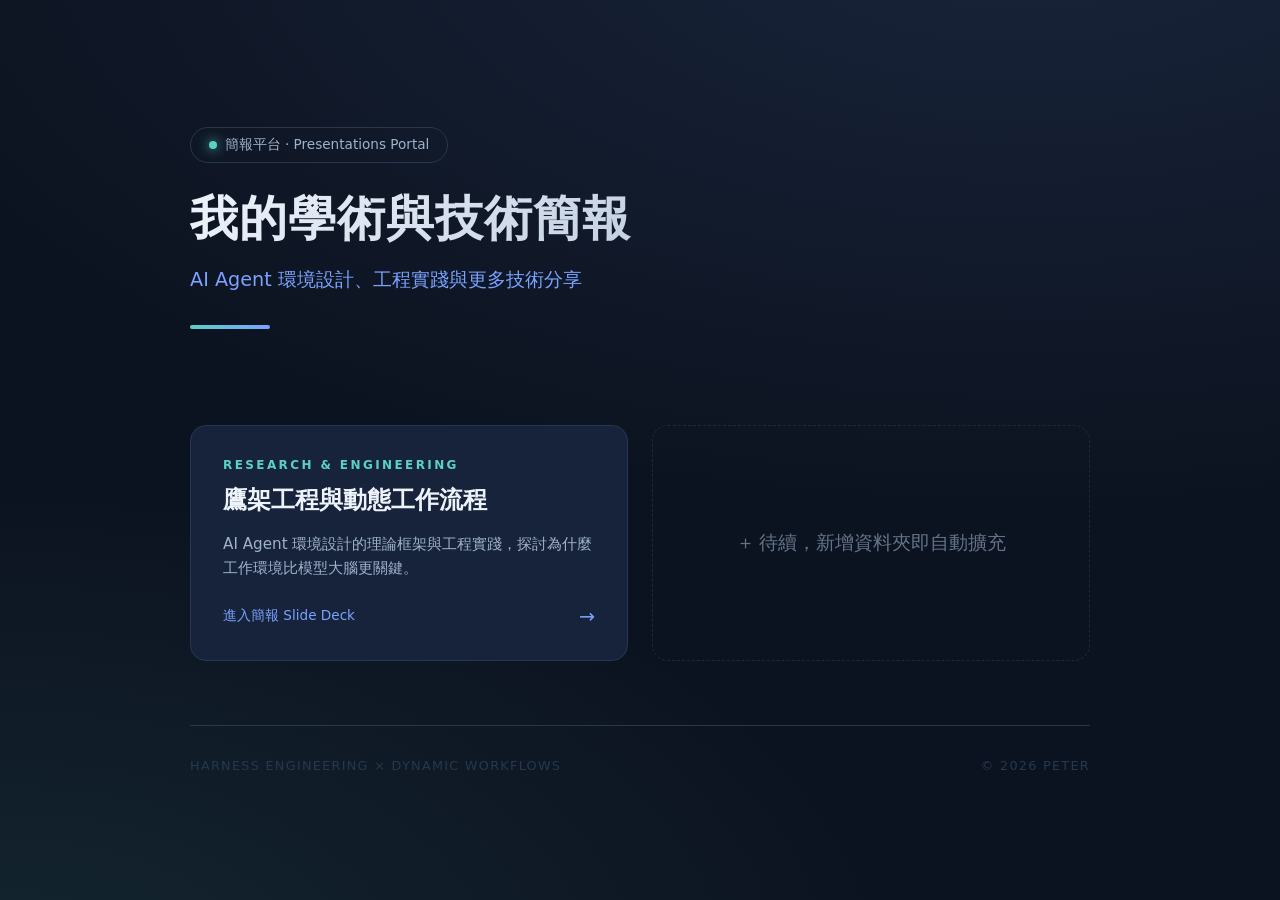
<file: index.html>
<!DOCTYPE html>
<html lang="zh-Hant">
<head>
<meta charset="UTF-8">
<meta name="viewport" content="width=device-width, initial-scale=1.0">
<title>簡報傳送門 · Presentations Portal</title>
<style>
  :root {
    --bg: #0c1320;
    --bg2: #111c2e;
    --panel: #16233a;
    --ink: #eef3fb;
    --muted: #9fb2cc;
    --line: #26384f;
    --accent: #5ad1c4;
    --accent2: #7aa2ff;
    --gold: #f5c451;
    --serif: "Noto Serif TC", "Songti TC", "STSong", serif;
    --sans: "Noto Sans TC", "PingFang TC", "Microsoft JhengHei", system-ui, sans-serif;
  }

  * {
    box-sizing: border-box;
    margin: 0;
    padding: 0;
  }

  body {
    font-family: var(--sans);
    background: radial-gradient(1200px 600px at 80% -10%, rgba(122, 162, 255, 0.12), transparent),
                radial-gradient(900px 500px at 0% 110%, rgba(90, 209, 196, 0.1), transparent),
                var(--bg);
    color: var(--ink);
    min-height: 100vh;
    display: flex;
    flex-direction: column;
    justify-content: space-between;
    padding: 4rem 2rem;
  }

  .container {
    max-width: 900px;
    width: 100%;
    margin: 0 auto;
    flex-grow: 1;
    display: flex;
    flex-direction: column;
    justify-content: center;
  }

  header {
    margin-bottom: 3rem;
  }

  .badge {
    display: inline-flex;
    gap: .5rem;
    align-items: center;
    border: 1px solid var(--line);
    border-radius: 999px;
    padding: .5rem 1.1rem;
    font-size: .85rem;
    color: var(--muted);
    margin-bottom: 1.5rem;
  }

  .badge .dot {
    width: 8px;
    height: 8px;
    border-radius: 50%;
    background: var(--accent);
    box-shadow: 0 0 12px var(--accent);
  }

  h1 {
    font-family: var(--serif);
    font-size: 3rem;
    font-weight: 700;
    letter-spacing: .02em;
    background: linear-gradient(135deg, var(--ink), var(--muted));
    -webkit-background-clip: text;
    -webkit-text-fill-color: transparent;
    margin-bottom: 1rem;
  }

  .subtitle {
    font-size: 1.2rem;
    color: var(--accent2);
    font-weight: 500;
  }

  .rule {
    width: 80px;
    height: 4px;
    background: linear-gradient(90deg, var(--accent), var(--accent2));
    border-radius: 4px;
    margin: 2rem 0;
  }

  /* ---------- Portal Grid ---------- */
  .grid {
    display: grid;
    grid-template-columns: 1fr;
    gap: 1.5rem;
    margin-top: 1rem;
  }

  @media (min-width: 768px) {
    .grid {
      grid-template-columns: repeat(2, 1fr);
    }
  }

  .card {
    background: var(--panel);
    border: 1px solid var(--line);
    border-radius: 16px;
    padding: 2rem;
    text-decoration: none;
    color: inherit;
    transition: all 0.3s cubic-bezier(0.25, 0.8, 0.25, 1);
    display: flex;
    flex-direction: column;
    justify-content: space-between;
    position: relative;
    overflow: hidden;
  }

  .card::before {
    content: '';
    position: absolute;
    top: 0;
    left: 0;
    width: 100%;
    height: 100%;
    background: linear-gradient(135deg, rgba(90, 209, 196, 0.05), rgba(122, 162, 255, 0.05));
    opacity: 0;
    transition: opacity 0.3s ease;
  }

  .card:hover {
    transform: translateY(-5px);
    border-color: var(--accent);
    box-shadow: 0 10px 30px rgba(90, 209, 196, 0.1);
  }

  .card:hover::before {
    opacity: 1;
  }

  .card-header {
    position: relative;
    z-index: 1;
  }

  .card-tag {
    font-size: .75rem;
    letter-spacing: .2em;
    color: var(--accent);
    text-transform: uppercase;
    font-weight: 600;
    margin-bottom: 0.8rem;
    display: block;
  }

  .card h3 {
    font-family: var(--serif);
    font-size: 1.5rem;
    font-weight: 700;
    line-height: 1.3;
    margin-bottom: 1rem;
    color: var(--ink);
    transition: color 0.3s ease;
  }

  .card:hover h3 {
    color: var(--accent);
  }

  .card p {
    font-size: 0.95rem;
    line-height: 1.6;
    color: var(--muted);
    margin-bottom: 1.5rem;
  }

  .card-footer {
    position: relative;
    z-index: 1;
    display: flex;
    align-items: center;
    justify-content: space-between;
    font-size: 0.85rem;
    color: var(--accent2);
    font-weight: 500;
    margin-top: auto;
  }

  .arrow {
    font-size: 1.2rem;
    transition: transform 0.3s ease;
  }

  .card:hover .arrow {
    transform: translateX(5px);
  }

  /* Placeholder card for future presentations */
  .card.placeholder {
    border-style: dashed;
    background: transparent;
    opacity: 0.6;
    justify-content: center;
    align-items: center;
    cursor: default;
  }

  .card.placeholder:hover {
    transform: none;
    border-color: var(--line);
    box-shadow: none;
  }

  .card.placeholder p {
    margin: 0;
    text-align: center;
    font-family: var(--serif);
    font-size: 1.2rem;
    color: var(--muted);
  }

  footer {
    margin-top: 4rem;
    border-top: 1px solid var(--line);
    padding-top: 2rem;
    display: flex;
    justify-content: space-between;
    align-items: center;
    font-size: 0.8rem;
    color: var(--line);
    letter-spacing: 0.1em;
    text-transform: uppercase;
  }
</style>
</head>
<body>

<div class="container">
  <header>
    <div class="badge"><span class="dot"></span>簡報平台 · Presentations Portal</div>
    <h1>我的學術與技術簡報</h1>
    <div class="subtitle">AI Agent 環境設計、工程實踐與更多技術分享</div>
    <div class="rule"></div>
  </header>

  <main class="grid">
    <!-- Slide 1 -->
    <a href="harness-and-workflows/" class="card">
      <div class="card-header">
        <span class="card-tag">Research & Engineering</span>
        <h3>鷹架工程與動態工作流程</h3>
        <p>AI Agent 環境設計的理論框架與工程實踐，探討為什麼工作環境比模型大腦更關鍵。</p>
      </div>
      <div class="card-footer">
        <span>進入簡報 Slide Deck</span>
        <span class="arrow">→</span>
      </div>
    </a>

    <!-- Placeholder for Slide 2 -->
    <div class="card placeholder">
      <p>＋ 待續，新增資料夾即自動擴充</p>
    </div>
  </main>

  <footer>
    <div>Harness Engineering × Dynamic Workflows</div>
    <div>© 2026 peter</div>
  </footer>
</div>

</body>
</html>
</file>
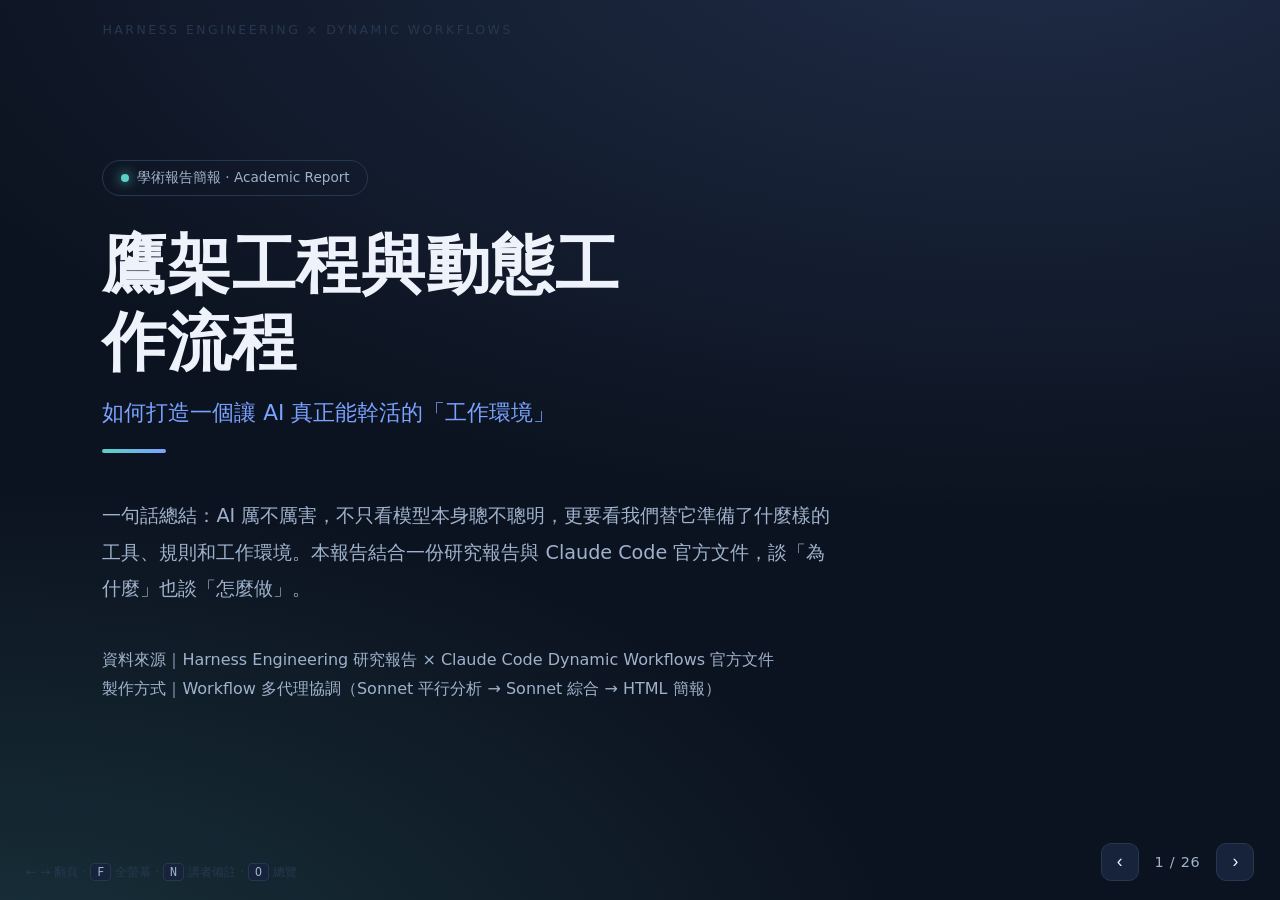
<file: harness-and-workflows/index.html>
<!DOCTYPE html>
<html lang="zh-Hant">
<head>
<meta charset="UTF-8">
<meta name="viewport" content="width=device-width, initial-scale=1.0">
<title>鷹架工程與動態工作流程 · 學術報告簡報</title>
<link rel="stylesheet" href="../shared/css/deck-core.css">
<style>
  :root {
    --bg: #0c1320;
    --bg2: #111c2e;
    --panel: #16233a;
    --ink: #eef3fb;
    --muted: #9fb2cc;
    --line: #26384f;
    --accent: #5ad1c4;
    --accent2: #7aa2ff;
    --gold: #f5c451;
    --serif: "Noto Serif TC", "Songti TC", "STSong", serif;
    --sans: "Noto Sans TC", "PingFang TC", "Microsoft JhengHei", system-ui, sans-serif;
  }

  /* ---------- cover theme ---------- */
  .slide.cover {
    justify-content: center;
    align-items: flex-start;
    background: radial-gradient(1200px 600px at 80% -10%, rgba(122, 162, 255, 0.18), transparent),
                radial-gradient(900px 500px at 0% 110%, rgba(90, 209, 196, 0.16), transparent),
                var(--bg);
  }
  .slide.cover h1 {
    font-size: 4rem;
    max-width: 18ch;
  }
  .slide.cover .badge {
    display: inline-flex;
    gap: .5rem;
    align-items: center;
    border: 1px solid var(--line);
    border-radius: 999px;
    padding: .5rem 1.1rem;
    font-size: .85rem;
    color: var(--muted);
    margin-bottom: 2rem;
  }
  .slide.cover .badge .dot {
    width: 8px;
    height: 8px;
    border-radius: 50%;
    background: var(--accent);
    box-shadow: 0 0 12px var(--accent);
  }
  .slide.cover .meta {
    margin-top: 2.4rem;
    color: var(--muted);
    font-size: 1rem;
    line-height: 1.8;
  }

  /* ---------- section divider theme ---------- */
  .slide.section {
    justify-content: center;
    background: linear-gradient(135deg, var(--bg2), var(--bg));
  }
  .slide.section .num {
    font-family: var(--serif);
    font-size: 8rem;
    color: var(--panel);
    -webkit-text-stroke: 2px var(--accent2);
    line-height: 1;
    margin-bottom: 1rem;
    font-weight: 700;
    opacity: .9;
  }
  .slide.section h2 {
    font-size: 3.2rem;
  }

  /* ---------- comparison theme ---------- */
  .slide.comparison ul.bullets li::before {
    background: var(--accent2);
  }

  /* ---------- conclusion theme ---------- */
  .slide.conclusion {
    background: linear-gradient(135deg, #11202e, var(--bg));
  }
  .slide.conclusion .body {
    color: var(--ink);
    font-size: 1.12rem;
  }

  /* ---------- references theme ---------- */
  .slide.references ul.bullets li {
    font-size: 1.02rem;
    color: var(--muted);
    margin-bottom: .85rem;
  }
  .slide.references ul.bullets li::before {
    background: var(--gold);
    border-radius: 50%;
    transform: none;
  }
</style>
</head>
<body>
<div id="brand">Harness Engineering × Dynamic Workflows</div>
<div id="deck"></div>
<div id="bar"></div>
<div id="hud">
  <button class="navbtn" id="prev" title="上一頁 (←)">‹</button>
  <span class="count"><span id="cur">1</span> / <span id="total">25</span></span>
  <button class="navbtn" id="next" title="下一頁 (→)">›</button>
</div>
<div id="help">← → 翻頁 · <kbd>F</kbd> 全螢幕 · <kbd>N</kbd> 講者備註 · <kbd>O</kbd> 總覽</div>


<script>
const DATA = {
  reportTitle:"鷹架工程與動態工作流程",
  subtitle:"AI Agent 環境設計的理論框架與工程實踐",
  categoryTag:"學術報告簡報 · Academic Report",
  metaInfo:"資料來源｜Harness Engineering 研究報告 × Claude Code Dynamic Workflows 官方文件<br>製作方式｜Workflow 多代理協調（Sonnet 平行分析 → Sonnet 綜合 → HTML 簡報）",
  slides: [
    {type:"cover",title:"鷹架工程與動態工作流程",subtitle:"如何打造一個讓 AI 真正能幹活的「工作環境」",
     body:"一句話總結：AI 厲不厲害，不只看模型本身聰不聰明，更要看我們替它準備了什麼樣的工具、規則和工作環境。本報告結合一份研究報告與 Claude Code 官方文件，談「為什麼」也談「怎麼做」。",
     note:"先講理論（為什麼環境這麼重要），再講實作（在 Claude Code 上怎麼做出來），讓抽象概念有具體對照。"},
    {type:"content",title:"摘要：這份報告在講什麼？",
     body:"我們把 AI 助手拆成兩部分來看：一是「模型」（AI 的大腦），二是「鷹架 Harness」（包在大腦外面的工作環境，例如能用的工具、要遵守的規則、檢查對錯的機制）。報告的主張是：當各家模型越來越像、差距越來越小，真正拉開高下的反而是這個「環境」設計得好不好。",
     bullets:["核心公式：AI 助手的實力 ＝ 模型本身 ＋ 它的工作環境（鷹架）",
       "最有力的證據：同一顆大腦（Claude Opus），裝進不同環境，解題測驗成績竟差了 <b>16 分</b>（77 分 vs 93 分）",
       "三個真實案例：OpenAI 的 Codex、Stripe 的 Minions、Anthropic 的代理服務",
       "具體產品：Claude Code 的「動態工作流程」——讓 AI 自己寫程式去指揮一大群 AI 小幫手",
       "產業意義：賺錢的關鍵正從「模型」本身，往上轉移到「環境與管理機制」這一層"]},
    {type:"toc",title:"目錄",
     bullets:["一、為什麼「模型」不再是重點，「環境」才是","二、基本觀念：三層功夫與 AI 的工作循環",
       "三、好環境的七個零件，以及它最大的敵人","四、真實案例與關鍵數據",
       "五、動態工作流程：把理論變成實際產品","六、把理論和實作擺在一起比較",
       "七、這會怎麼影響商業競爭？還有哪些爭論","八、結論與參考來源"]},
    {type:"section",title:"為什麼「模型」不再是重點，「環境」才是",num:"01"},
    {type:"content",title:"核心觀念：AI 助手 ＝ 大腦 ＋ 工作環境",
     body:"打個比方：一位很強的廚師（模型）如果只給他一把鈍刀、一個爛廚房，也做不出好菜；反過來，普通廚師配上一流的廚房與食材，反而能端出好料理。AI 也一樣——當模型越來越好取得，真正的工程功力轉向「怎麼幫 AI 佈置一個好用的廚房」。",
     bullets:["<b>鷹架（Harness）是什麼？</b>就是包在 AI 大腦外面的整個工作環境：給它的指示、能用的工具、要守的規矩、安全的工作區、以及檢查對錯並回報的機制",
       "黃金原則：<b>人類負責決定方向，AI 負責動手執行</b>（人掌舵、AI 划槳）",
       "報告規模：整理了 16 個第一手來源、14 篇深入分析、9 大主題、17 個關鍵名詞",
       "有趣的是：這份報告本身就是用「一群 AI 分工合作」做出來的——便宜的模型負責平行查資料、最強的模型負責統整，等於現場示範了它在講的東西"],
     note:"這一頁是全篇的主軸：之後每一章都在解釋這個「大腦＋環境」的公式。"},
    {type:"section",title:"基本觀念：三層功夫與 AI 的工作循環",num:"02"},
    {type:"content",title:"由小到大的三層功夫：措辭 → 資訊 → 環境",
     body:"幫 AI 做事的功夫可以分三層，後一層把前一層包在裡面，越往外範圍越大。",
     bullets:["第一層 措辭（Prompt）：把單次問題問清楚、講明白。重要，但只顧這個還不夠",
       "第二層 餵資訊（Context）：管理 AI 的「工作記憶」——它一次只能讀有限的內容，要安排好放什麼進去",
       "這一層的關鍵難題：找出那組「<b>最少、但最有用</b>」的資訊，少了不行、多了反而干擾",
       "第三層 佈置環境（Harness）：在前兩層之上，再加上工具、安全工作區、檢查回饋、任務調度與各種規範",
       "業界（LangChain）的看法：所謂的「環境」，說穿了就是「把對的資訊、在對的時候送到 AI 面前」的一套機制"]},
    {type:"content",title:"AI 的工作循環：做 → 看結果 → 修正",
     body:"好的環境會讓 AI 不斷重複一個循環：動手做 → 觀察結果 → 發現錯誤就修正，像學生寫考卷後對答案、訂正、再寫一次。",
     bullets:["完整流程：人提出需求 → 環境給 AI 指示、工具與規則 → AI 思考 → AI 動手用工具做事",
       "安全工作區 ＋ 偵測器：在一個隔離的沙盒裡執行，並自動跑測試、檢查程式、甚至截圖比對畫面",
       "檢查通過 → 正式送出修改；檢查失敗 → 把錯誤回報給 AI，自動再試一次",
       "最關鍵的一點：失敗的訊息會<b>自動回灌</b>給 AI 讓它自己改，直到通過為止，不必每步都靠人盯",
       "這套「做了再檢查、錯了自動改」的設計，OpenAI、Stripe、Anthropic 三家不約而同都用上了"]},
    {type:"content",title:"最大的敵人：AI 會「讀越多、忘越多」",
     body:"AI 一次能看的內容是有限的，而且塞得越滿、它對前面內容的記憶就越不準——很像你一次硬背太多東西，反而前面的就忘了。這在技術上叫「脈絡腐化（Context Rot）」，因為 AI 的「注意力」是有限資源。",
     bullets:["實務上的甜蜜點：工作記憶只用到 <b>四到六成</b>最剛好（HumanLayer 建議）",
       "實測的有效上限：大約 <b>17 萬字（token）</b>左右就開始明顯退步（Geoff Huntley 測試）",
       "出錯的嚴重度排序：給<b>錯</b>的資訊 ＞ 漏掉資訊 ＞ 塞太多沒用的雜訊",
       "真實事故：Meta 的 AI 因為在壓縮記憶時忘了規則，竟自動刪掉了數百封 email",
       "解法：給 AI 的規則檔（AGENTS.md）要精簡（OpenAI 建議最多 100 行、最好 60 行）；ETH Zurich 也證實「塞太多反而變笨」"]},
    {type:"section",title:"好環境的七個零件",num:"03"},
    {type:"content",title:"打造好環境，需要這七個零件",
     body:"報告把「鷹架」拆成七個可以分別設計的零件，組起來才是一個完整、好用的 AI 工作環境。",
     bullets:["① 指示書：用五段式寫清楚（目標／環境／規則／範例／檢查清單），格式要分明",
       "② 工具箱：每個工具功能單一、不重疊、說明清楚；Stripe 用一套統一接口（MCP）整合了 <b>400 多個工具</b>",
       "③ 安全工作區：隔離的沙盒讓 AI 能放手做事；Stripe 的工作區預熱後 10 秒就能開工",
       "④ 記憶機制：規則檔、進度紀錄、以及「只加不改」的事件日誌（像航海日誌）",
       "⑤ 任務調度：派出 AI 小幫手分工與交接，並依難度選模型（簡單的用便宜模型、統籌用最強模型）",
       "⑥⑦ 自動關卡與架構規範：用程式檢查、結構測試、上線前把關（CI）等機制硬性執行，而不只是寫在文件裡"],
     note:"規範一定要用機制強制執行：光靠「寫在文件上請大家遵守」，壞習慣會像雪球一樣越滾越大。"},
    {type:"section",title:"真實案例與關鍵數據",num:"04"},
    {type:"content",title:"數據說話：環境好壞，直接決定成果",
     body:"同一顆大腦、換不同環境，成績差很多——這是全篇最重要、最能服人的證據。",
     bullets:["真實程式解題測驗（同樣用 Claude Opus）：Claude Code 拿 <b>77 分</b>、Cursor 拿 <b>93 分</b>，差了 16 分（yage.ai）",
       "另一項終端機測驗：模型沒換、只把環境調好，名次就從第 30 名（52.8 分）衝進前 5 名（66.5 分）（LangChain）",
       "OpenAI Codex：5 個月內寫出 <b>100 萬行</b>程式碼、人類零手寫、合併了 1,500 次修改",
       "Stripe Minions：每週自動產出 <b>1,000 多次</b>程式修改，背後用了 400 多個工具",
       "結論：環境（鷹架）設計得好不好，比模型本身強不強更關鍵"]},
    {type:"content",title:"三個真實案例，三種心法",
     body:"三家公司的實戰，各自印證了「好環境」的不同重點。",
     bullets:["OpenAI Codex：團隊從 3 人擴到 7 人、每人每天約 3.5 次修改、AI 可連續無人看管做 6 小時以上",
       "Codex 的心法：AI 工作時「拿不到的資訊，等於不存在」——所以要事先把該給的都備好",
       "Stripe Minions：在 Slack 丟一句話，就能自動產出一個通過檢查的程式修改；心法是「對人類好用的，對 AI 也好用」",
       "Anthropic 代理服務：把工作階段、環境、沙盒拆開設計，讓「等待第一個回應的時間」改善了 <b>九成以上</b>",
       "Anthropic 的對比實驗：陽春版 AI 花 20 分鐘、9 美元做出來的東西根本不能用；完整環境下花 6 小時、200 美元，卻能做出功能完整的 app"]},
    {type:"content",title:"讓一群 AI 合作：分工隔離 ＋ 互相挑錯",
     body:"與其讓一個 AI 從頭做到尾，不如派出多個「AI 小幫手」各做一塊。每個小幫手在自己乾淨的小空間裡工作（像隔出防火牆），避免彼此干擾，也能把簡單工作交給便宜的模型省成本。",
     bullets:["互相挑錯的循環：一個 AI 規劃 → 一個 AI 生成 → 一個 AI 評分挑毛病 → 反覆 5 到 15 次",
       "依難度選模型：雜事交給便宜的小模型，統籌與整合才用最強的模型",
       "一個重要陷阱：AI <b>很愛稱讚自己</b>——它常會對自己平庸的成果信心滿滿",
       "所以解法是：另外派一個「獨立評審 AI」專門把關品質，不能讓它自己改自己的考卷"]},
    {type:"section",title:"動態工作流程：把理論變成實際產品",num:"05"},
    {type:"content",title:"動態工作流程是什麼？",
     body:"它是 Claude 自己寫出來的一段小程式，用來「指揮」一大群 AI 小幫手大規模分工合作。簡單說：與其每一步都臨時決定，不如先把整個合作計畫寫成程式碼來照著跑（目前還是早期試用階段）。",
     bullets:["核心好處：<b>把計畫寫成程式</b>，因此整個合作過程可以重複執行、也能中斷後接著跑",
       "怎麼運作：程式在背景的隔離環境裡執行，過程中的草稿都存在程式變數裡，<b>只把最後的答案</b>帶回來給你看（不佔用 AI 的工作記憶）",
       "使用條件：Claude Code v2.1.154 以上，所有付費方案都能用（Pro 方案需手動開啟）",
       "可以套用「互相挑錯」等品管手法，結果比「一次做完就交」更可靠",
       "怎麼啟動：句子裡帶 workflow 關鍵字、用 /effort ultracode、或執行內建的 /deep-research"]},
    {type:"content",title:"它能做多大？又有哪些限制？",
     body:"為了不失控，這套系統設了明確的上限和權限規則，確保整個過程可控、可恢復。",
     bullets:["規模：一次可動用<b>數十到數百個 AI 小幫手</b>（相比之下，平常的方式每輪只派少少幾個）",
       "硬性上限：最多 16 個同時並行、單次執行最多 1,000 個小幫手（避免無限迴圈失控）",
       "限制：這段程式自己不能直接碰檔案或下指令，所有實際動作都得交給 AI 小幫手；而且跑到一半不能插話",
       "權限：小幫手會在「自動接受修改」模式下執行並沿用既有的工具權限；但碰到系統指令或外部工具仍可能跳出來問你",
       "/deep-research：唯一的內建工作流程，會交叉比對來源、對每個說法投票、把沒通過的說法剔除"],
     note:"做好的工作流程可存到專案資料夾（團隊共用）或個人資料夾（自己跨專案用）；同名時以專案的優先。"},
    {type:"comparison",title:"理論 vs 實作（一）：兩份來源剛好互補",
     body:"一份談原則（為什麼），一份是實際產品（怎麼做），合起來就是完整的一套。",
     bullets:["來源一（研究報告）：講清楚「好環境」的概念、設計原則與商業道理——回答<b>「為什麼」</b>",
       "來源二（官方文件）：在 Claude Code 上實際能操作的介面——回答<b>「怎麼做」</b>",
       "共同的核心：都把「AI 小幫手」當成分工合作的最基本單位",
       "省錢做法：來源一說「便宜模型做雜事」＝來源二說「不需最強模型的步驟就改用小模型」",
       "隔離做法：來源一說「各自在乾淨空間工作」＝來源二說「草稿存程式變數、只把最終答案帶回來」"]},
    {type:"comparison",title:"理論 vs 實作（二）：計畫由誰來掌握？三種做法",
     body:"來源二把 AI 合作分成三種，正好對應來源一講的調度觀念，差別在於「誰來決定下一步」。",
     bullets:["子代理（小幫手）：由 Claude 一輪一輪臨時決定，草稿會佔用工作記憶，每輪只派少量",
       "技能：Claude 照著既定步驟走，規模和小幫手差不多",
       "工作流程：由<b>程式</b>決定流程，草稿存變數、可動用數十到數百個、還能中斷後接著跑",
       "對應到來源一：工作流程就是把「工作循環」與「多 AI 合作」寫成可重複執行的程式版本",
       "工作流程的「互相挑錯」≈ 來源一說的「獨立評審 AI」，都是為了克服「AI 愛稱讚自己」的毛病"]},
    {type:"section",title:"這會怎麼影響商業競爭？還有哪些爭論",num:"06"},
    {type:"content",title:"競爭優勢正在「往上搬家」",
     body:"以前大家拼模型，現在模型越來越像、誰都買得到，於是真正的競爭優勢（俗稱「護城河」）正往上層搬——搬到「工作環境」與「管理治理」這兩層。",
     bullets:["價值鏈分層（由下往上）：模型（人人都有）→ 共通規格 → 工作環境（鷹架）→ 治理管理層",
       "其中「工作環境」與「治理管理」這兩層，才是真正難被模仿的護城河",
       "一句業界名言：<b>「客戶留得住才是黏著力，模型只是過客」</b>（yage.ai）",
       "Anthropic 的兩手策略：一邊限制別家模型接入自家產品，一邊又在 Cowork 裡支援 GPT-5.5、Gemini 3.1 Pro、DeepSeek V4",
       "工作流程也印證了這點：它同時支援多家雲端模型平台，價值不押在某顆模型，而是押在「協調與管理」這一層"]},
    {type:"content",title:"五個還沒有定論的爭論",
     body:"報告很誠實地把目前業界還在吵、沒有標準答案的問題也攤開來講。",
     bullets:["環境要一次設計好，還是邊做邊改？OpenAI 主張先規劃好，HumanLayer 等主張邊用邊長，Anthropic 折衷",
       "模型越來越強，環境設計會不會變得沒那麼重要？有人說會一直重要，有人說價值會轉移",
       "護城河到底在模型層、還是在面對客戶的產品介面層？yage.ai 押客戶端，Anthropic 押介面",
       "怎麼驗證 AI 做的東西真的對？有人認為這最難、別太信 AI 自己寫的測試；Anthropic 則用工具做端到端實測",
       "壓縮 AI 的記憶有代價：壓得太狠，原本要遵守的規則可能會被一起忘掉"]},
    {type:"section",title:"結論",num:"07"},
    {type:"conclusion",title:"結論",
     body:"兩份資料指向同一個趨勢：當好模型人人都有，真正決勝負的關鍵，已經從「模型本身」轉移到「包在模型外面的工作環境」。研究報告告訴我們「為什麼」——同一顆大腦換環境，成績能差 16 分；官方文件示範「怎麼做」——把合作計畫寫成可重複、可恢復的程式，再用「互相挑錯」等品管手法把結果做可靠。兩者在「分工隔離」「省錢選模型」「多 AI 合作」上完全呼應：一個講原則，一個給工具。",
     bullets:["重點轉移：工程的核心從「寫程式」變成「設計環境」，環境好壞勝過模型強弱",
       "理論與實作互補：原則（來源一）與可操作工具（來源二）互相印證",
       "做得可靠的關鍵：互相挑錯、獨立評審、交叉比對來源",
       "誠實交代限制：來源一有 2 篇因付費牆／驗證碼沒抓到、名詞表未完整呈現；工作流程也還在早期試用階段"]},
    {type:"references",title:"參考來源",
     bullets:["《鷹架工程 Harness Engineering ── 2025–2026 AI Agent 環境設計全解析》工程研究報告（綜合 16 個一手來源、14 篇深入分析）",
       "Claude Code 官方文件：《使用動態工作流程大規模協調子代理（Dynamic Workflows）》繁體中文版",
       "報告引用之組織與作者：OpenAI（Codex）、Stripe（Minions、Toolshed、Devbox）、Anthropic（Managed Agents、Cowork）",
       "量測與觀點來源：Cursor、yage.ai、LangChain、HumanLayer、ETH Zurich、Geoff Huntley、Meta、Mitchell、Böckeler",
       "註記：來源一術語表與部分來源 URL 為前端動態載入，靜態抓取未完整呈現；精確細節以原始公開文章為準"]}
  ]
};

</script>
<script src="../shared/js/deck-core.js"></script>
</body>
</html>
</file>
<file: shared/css/deck-core.css>
/* ---------- Core Layout & Resets ---------- */
* {
  box-sizing: border-box;
  margin: 0;
  padding: 0;
}

html, body {
  height: 100%;
}

body {
  font-family: var(--sans, system-ui, sans-serif);
  background: var(--bg, #0c1320);
  color: var(--ink, #eef3fb);
  overflow: hidden;
}

/* ---------- Slide Deck Structure ---------- */
#deck {
  position: fixed;
  inset: 0;
}

.slide {
  position: absolute;
  inset: 0;
  display: none;
  flex-direction: column;
  padding: 6vh 8vw 10vh;
  opacity: 0;
  transition: opacity .5s ease, transform .5s ease;
}

.slide.active {
  display: flex;
  opacity: 1;
  animation: var(--slide-in-animation, coreFade .55s ease);
}

@keyframes coreFade {
  from {
    opacity: 0;
    transform: translateY(18px);
  }
  to {
    opacity: 1;
    transform: none;
  }
}

/* ---------- Typography & Slide Components ---------- */
.kicker {
  font-size: .8rem;
  letter-spacing: .32em;
  text-transform: uppercase;
  color: var(--accent, #5ad1c4);
  margin-bottom: 1.4rem;
  font-weight: 600;
}

.slide h1 {
  font-family: var(--serif, serif);
  font-size: 3.2rem;
  line-height: 1.2;
  font-weight: 700;
  letter-spacing: .01em;
}

.slide h2 {
  font-family: var(--serif, serif);
  font-size: 2.5rem;
  line-height: 1.25;
  font-weight: 700;
  margin-bottom: .4rem;
}

.slide .subtitle {
  font-size: 1.35rem;
  color: var(--accent2, #7aa2ff);
  margin-top: 1rem;
  font-weight: 500;
}

.slide .body {
  font-size: 1.2rem;
  line-height: 1.9;
  color: var(--muted, #9fb2cc);
  max-width: 60ch;
  margin-top: 1.4rem;
}

.rule {
  width: 64px;
  height: 4px;
  background: linear-gradient(90deg, var(--accent, #5ad1c4), var(--accent2, #7aa2ff));
  border-radius: 4px;
  margin: 1.4rem 0;
}

/* ---------- Lists & Bullets ---------- */
ul.bullets {
  list-style: none;
  margin-top: 1.6rem;
  max-width: 74ch;
}

ul.bullets li {
  position: relative;
  padding-left: 2rem;
  margin-bottom: 1.05rem;
  font-size: 1.18rem;
  line-height: 1.7;
  color: var(--ink, #eef3fb);
  opacity: 0;
  transform: translateX(-10px);
  animation: var(--bullet-in-animation, coreSlideIn .45s ease forwards);
}

.slide.active ul.bullets li {
  animation-delay: calc(var(--i) * var(--bullet-delay-step, 0.08s) + var(--bullet-delay-base, 0.15s));
}

@keyframes coreSlideIn {
  to {
    opacity: 1;
    transform: none;
  }
}

ul.bullets li::before {
  content: "";
  position: absolute;
  left: 0;
  top: .62em;
  width: 10px;
  height: 10px;
  border-radius: 2px;
  background: var(--bullet-color, var(--accent, #5ad1c4));
  transform: rotate(45deg);
}

ul.bullets li b {
  color: var(--gold, #f5c451);
  font-weight: 700;
}

/* ---------- Speaker Notes ---------- */
.note {
  margin-top: auto;
  padding-top: 1.4rem;
  border-top: 1px dashed var(--line, #26384f);
  font-size: .95rem;
  color: var(--muted, #9fb2cc);
  max-width: 80ch;
  display: flex;
  gap: .6rem;
  align-items: flex-start;
}

.note .tag {
  color: var(--accent, #5ad1c4);
  font-weight: 700;
  white-space: nowrap;
}

body:not(.notes) .note {
  display: none;
}

/* ---------- Controller & Chrome ---------- */
#bar {
  position: fixed;
  left: 0;
  bottom: 0;
  height: 4px;
  background: linear-gradient(90deg, var(--accent, #5ad1c4), var(--accent2, #7aa2ff));
  width: 0;
  transition: width .4s ease;
  z-index: 20;
}

#hud {
  position: fixed;
  bottom: 1.2rem;
  right: 1.6rem;
  display: flex;
  gap: 1rem;
  align-items: center;
  z-index: 20;
  color: var(--muted, #9fb2cc);
  font-size: .9rem;
}

#hud .count {
  font-variant-numeric: tabular-nums;
  letter-spacing: .05em;
}

.navbtn {
  background: var(--panel, #16233a);
  border: 1px solid var(--line, #26384f);
  color: var(--ink, #eef3fb);
  width: 38px;
  height: 38px;
  border-radius: 10px;
  cursor: pointer;
  font-size: 1.1rem;
  display: grid;
  place-items: center;
  transition: .2s;
}

.navbtn:hover {
  border-color: var(--accent, #5ad1c4);
  color: var(--accent, #5ad1c4);
}

#brand {
  position: fixed;
  top: 1.4rem;
  left: 8vw;
  font-size: .78rem;
  letter-spacing: .2em;
  color: var(--line, #26384f);
  text-transform: uppercase;
  z-index: 20;
}

#help {
  position: fixed;
  bottom: 1.2rem;
  left: 1.6rem;
  font-size: .78rem;
  color: var(--line, #26384f);
  z-index: 20;
}

kbd {
  background: var(--panel, #16233a);
  border: 1px solid var(--line, #26384f);
  border-radius: 4px;
  padding: 1px 6px;
  font-size: .72rem;
  color: var(--muted, #9fb2cc);
}

/* ---------- Responsive Adjustments ---------- */
@media (max-width: 760px) {
  .slide {
    padding: 5vh 7vw 12vh;
  }
  .slide h1 {
    font-size: 2.2rem;
  }
  .slide.cover h1 {
    font-size: 2.4rem;
  }
  .slide h2, .slide.section h2 {
    font-size: 1.8rem;
  }
  ul.bullets li {
    font-size: 1rem;
  }
  #brand {
    left: 7vw;
  }
}
</file>
